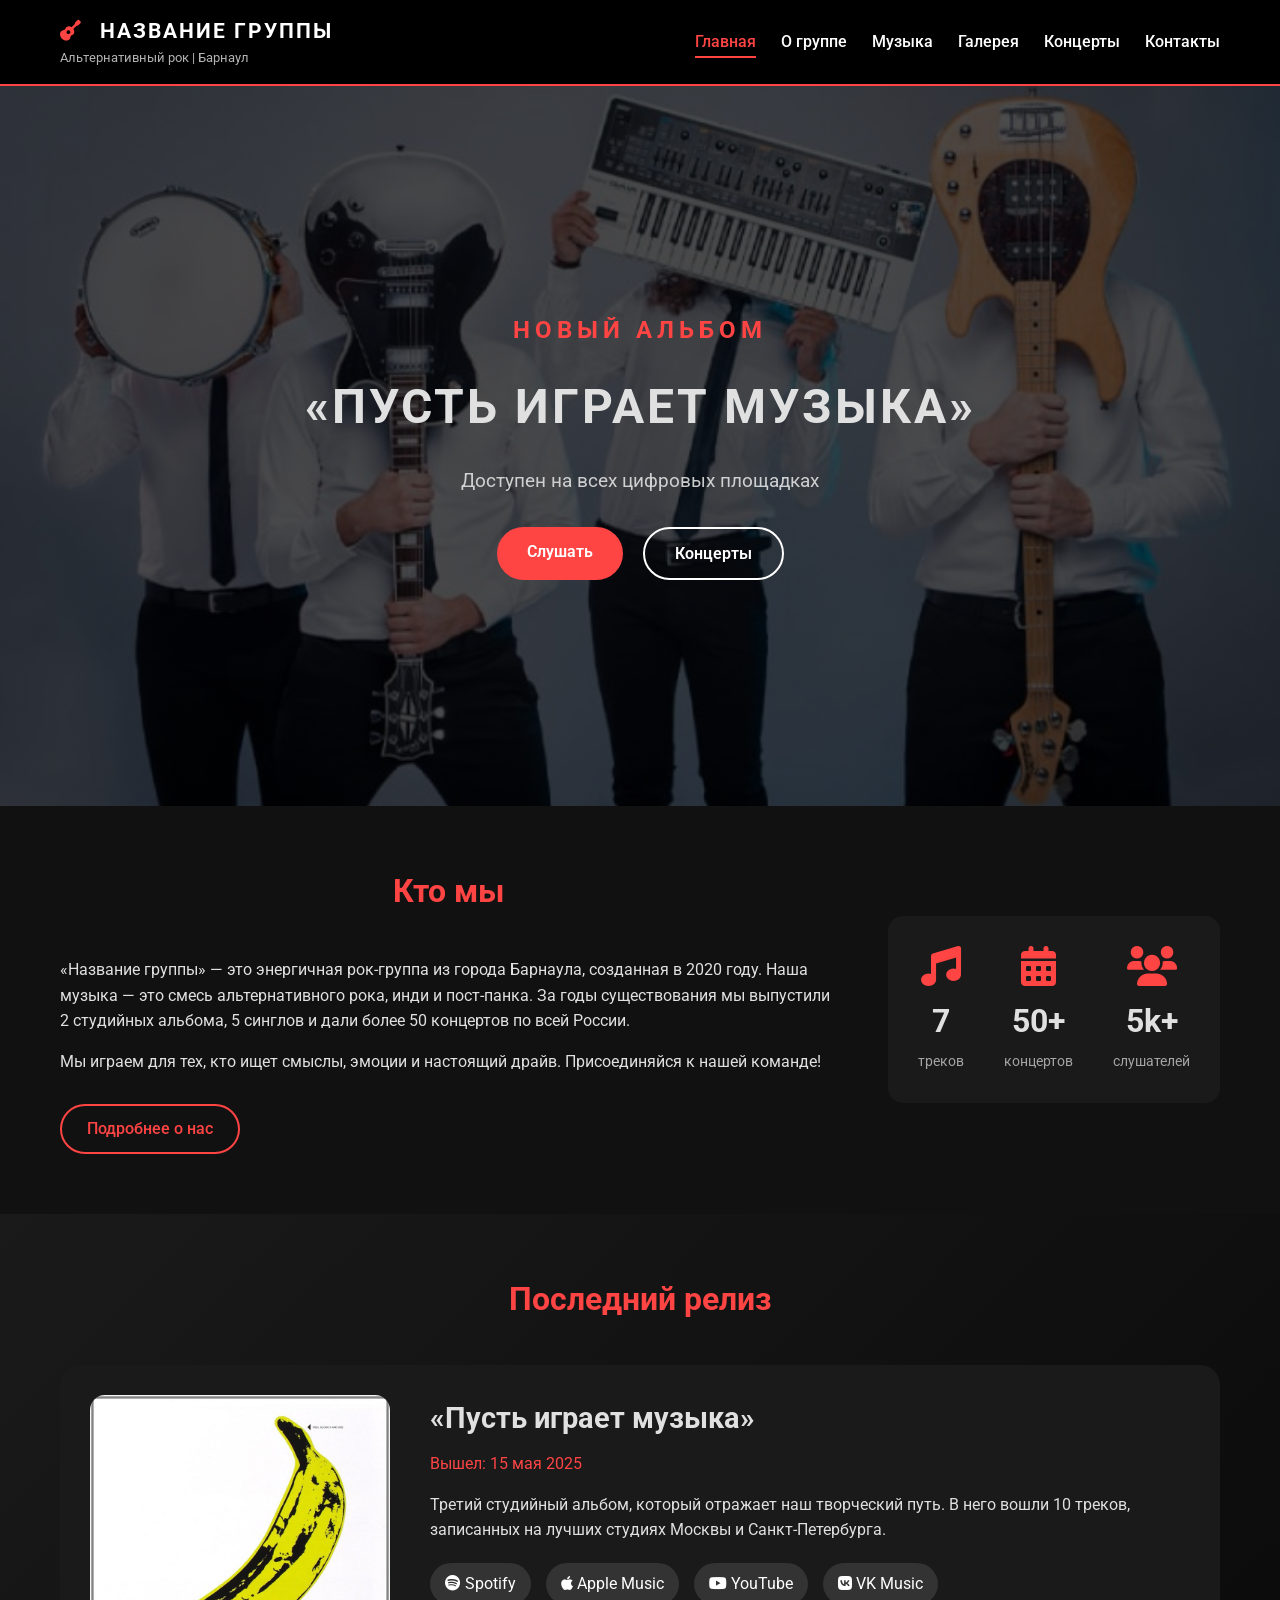
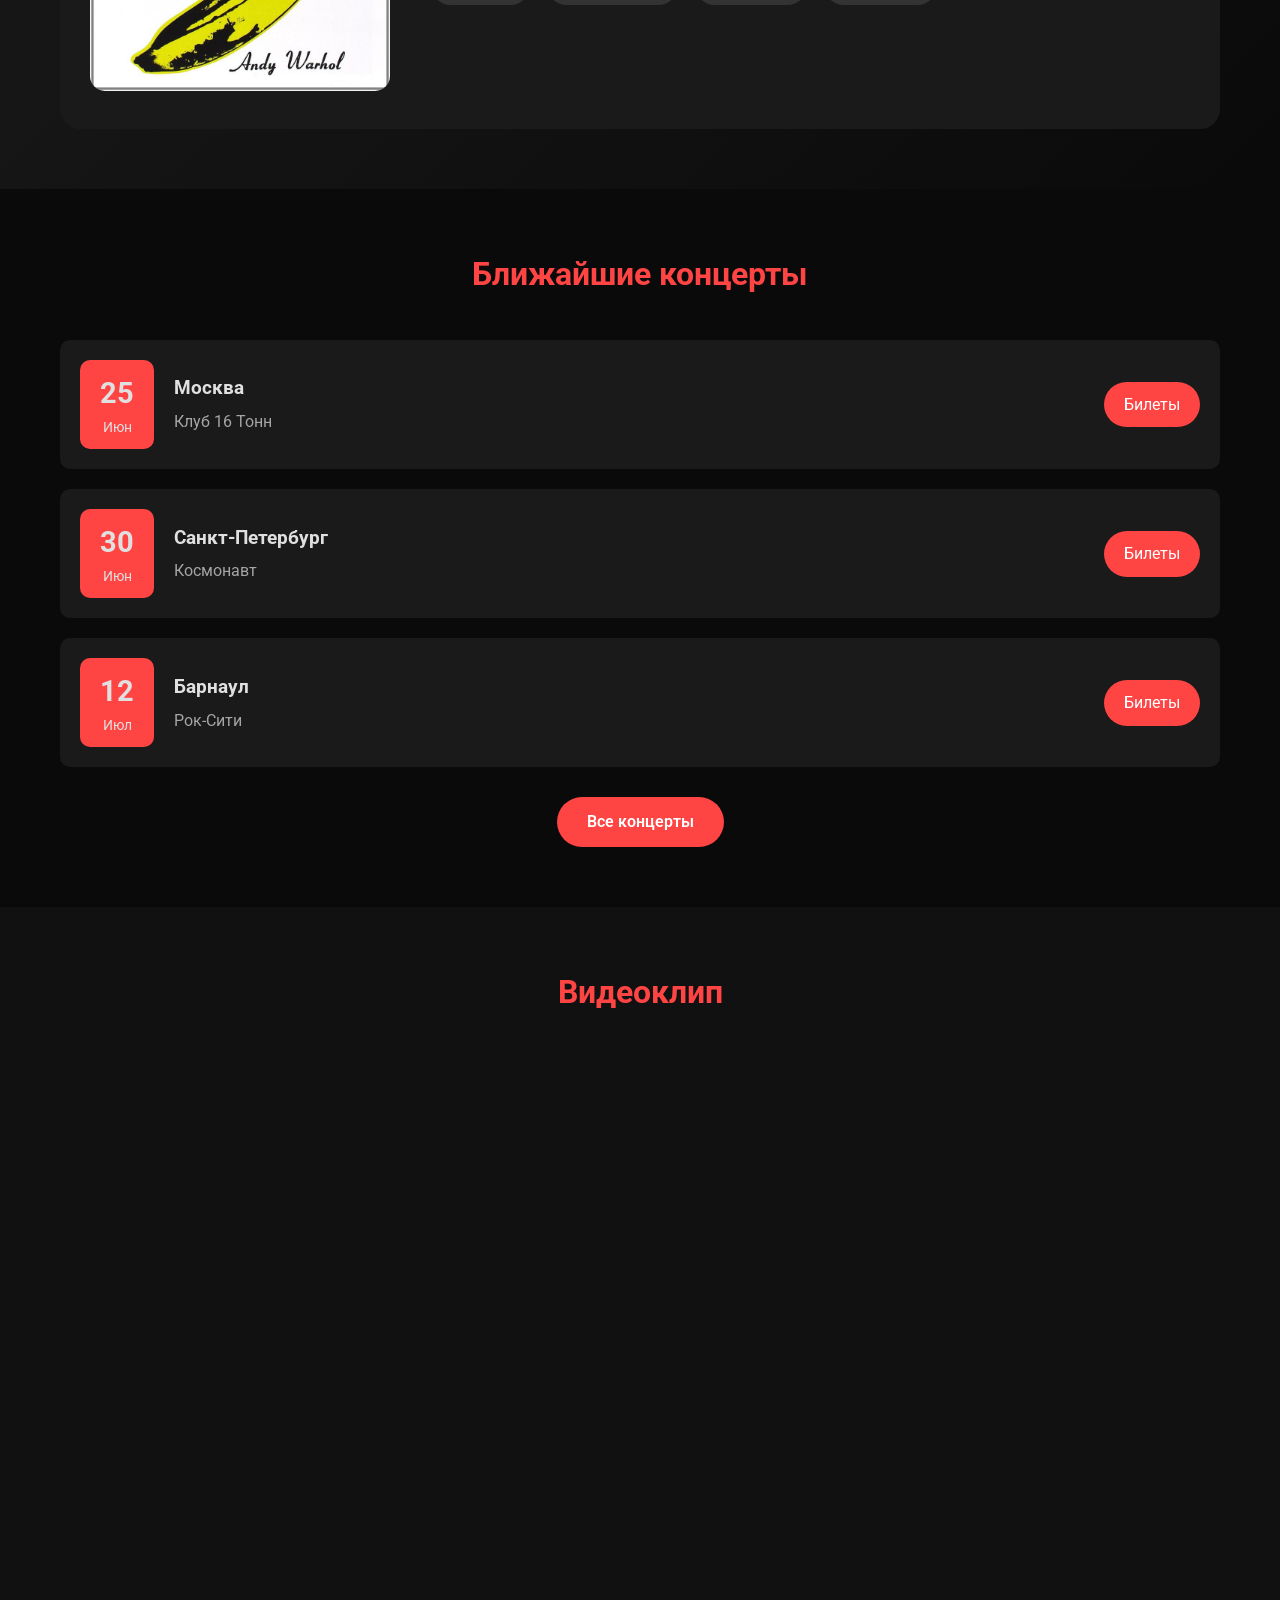
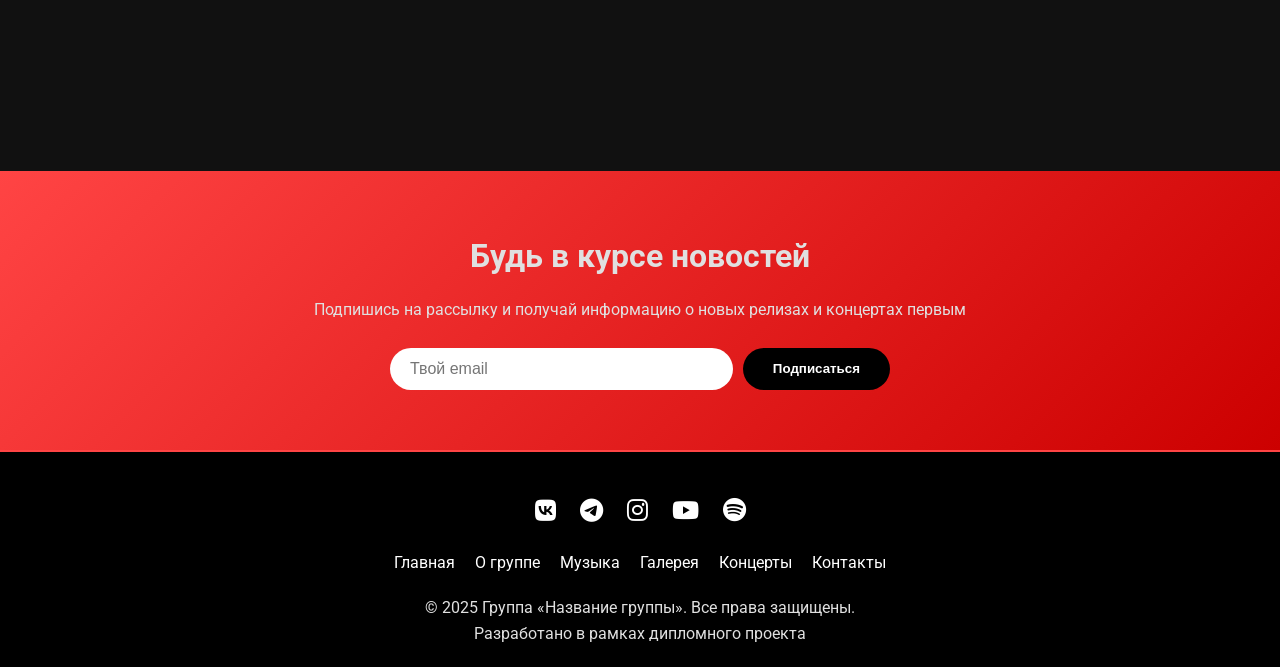
<file: index.html>
<!DOCTYPE html>
<html lang="ru">
<head>
    <meta charset="UTF-8">
    <meta name="viewport" content="width=device-width, initial-scale=1.0, user-scalable=yes">
    <title>Главная - Рок-группа "Название группы"</title>
    <link rel="stylesheet" href="style.css">
    <link href="https://fonts.googleapis.com/css2?family=Roboto:wght@300;400;500;700;900&display=swap" rel="stylesheet">
    <link rel="stylesheet" href="https://cdnjs.cloudflare.com/ajax/libs/font-awesome/6.0.0-beta3/css/all.min.css">
</head>
<body>
    <header>
        <div class="header-container">
            <div class="logo">
                <h1><i class="fas fa-guitar"></i> НАЗВАНИЕ ГРУППЫ</h1>
                <p>Альтернативный рок | Барнаул</p>
            </div>
            <nav>
                <button class="menu-toggle" id="menuToggle">
                    <i class="fas fa-bars"></i>
                </button>
                <ul class="nav-menu" id="navMenu">
                    <li><a href="index.html" class="active">Главная</a></li>
                    <li><a href="about.html">О группе</a></li>
                    <li><a href="music.html">Музыка</a></li>
                    <li><a href="gallery.html">Галерея</a></li>
                    <li><a href="concerts.html">Концерты</a></li>
                    <li><a href="contacts.html">Контакты</a></li>
                </ul>
            </nav>
        </div>
    </header>

    <main>
        <!-- Герой-секция -->
        <section class="hero-band">
            <div class="hero-overlay">
                <div class="hero-content">
                    <h2>НОВЫЙ АЛЬБОМ</h2>
                    <h1>«ПУСТЬ ИГРАЕТ МУЗЫКА»</h1>
                    <p>Доступен на всех цифровых площадках</p>
                    <div class="hero-buttons">
                        <a href="music.html" class="btn-primary">Слушать</a>
                        <a href="concerts.html" class="btn-secondary">Концерты</a>
                    </div>
                </div>
            </div>
        </section>

        <!-- О группе кратко -->
        <section class="intro">
            <div class="container">
                <div class="intro-grid">
                    <div class="intro-text">
                        <h2 class="section-title">Кто мы</h2>
                        <p>«Название группы» — это энергичная рок-группа из города Барнаула, созданная в 2020 году. Наша музыка — это смесь альтернативного рока, инди и пост-панка. За годы существования мы выпустили 2 студийных альбома, 5 синглов и дали более 50 концертов по всей России.</p>
                        <p>Мы играем для тех, кто ищет смыслы, эмоции и настоящий драйв. Присоединяйся к нашей команде!</p>
                        <a href="about.html" class="btn-outline">Подробнее о нас</a>
                    </div>
                    <div class="intro-stats">
                        <div class="stat">
                            <i class="fas fa-music"></i>
                            <span class="stat-number">7</span>
                            <span class="stat-label">треков</span>
                        </div>
                        <div class="stat">
                            <i class="fas fa-calendar-alt"></i>
                            <span class="stat-number">50+</span>
                            <span class="stat-label">концертов</span>
                        </div>
                        <div class="stat">
                            <i class="fas fa-users"></i>
                            <span class="stat-number">5k+</span>
                            <span class="stat-label">слушателей</span>
                        </div>
                    </div>
                </div>
            </div>
        </section>

        <!-- Последний релиз -->
        <section class="latest-release">
            <div class="container">
                <h2 class="section-title">Последний релиз</h2>
                <div class="release-card">
                    <div class="release-cover">
                        <img src="images/album-cover.jpg" alt="Обложка альбома" onerror="this.src='https://via.placeholder.com/300x300?text=Обложка+альбома'">
                    </div>
                    <div class="release-info">
                        <h3>«Пусть играет музыка»</h3>
                        <p class="release-date">Вышел: 15 мая 2025</p>
                        <p>Третий студийный альбом, который отражает наш творческий путь. В него вошли 10 треков, записанных на лучших студиях Москвы и Санкт-Петербурга.</p>
                        <div class="release-links">
                            <a href="#" class="platform"><i class="fab fa-spotify"></i> Spotify</a>
                            <a href="#" class="platform"><i class="fab fa-apple"></i> Apple Music</a>
                            <a href="#" class="platform"><i class="fab fa-youtube"></i> YouTube</a>
                            <a href="#" class="platform"><i class="fab fa-vk"></i> VK Music</a>
                        </div>
                    </div>
                </div>
            </div>
        </section>

        <!-- Ближайшие концерты -->
        <section class="upcoming-concerts">
            <div class="container">
                <h2 class="section-title">Ближайшие концерты</h2>
                <div class="concerts-list" id="concertsPreview">
                    <!-- Загружается через JavaScript -->
                </div>
                <div class="text-center">
                    <a href="concerts.html" class="btn-primary">Все концерты</a>
                </div>
            </div>
        </section>

        <!-- Видео/Медиа -->
        <section class="video-section">
            <div class="container">
                <h2 class="section-title">Видеоклип</h2>
                <div class="video-wrapper">
                    <iframe src="https://www.youtube.com/embed/dQw4w9WgXcQ" title="YouTube video" frameborder="0" allow="accelerometer; autoplay; clipboard-write; encrypted-media; gyroscope; picture-in-picture" allowfullscreen></iframe>
                </div>
            </div>
        </section>

        <!-- Подписка -->
        <section class="subscribe">
            <div class="container">
                <h2>Будь в курсе новостей</h2>
                <p>Подпишись на рассылку и получай информацию о новых релизах и концертах первым</p>
                <form id="subscribeForm" class="subscribe-form">
                    <input type="email" id="subscribeEmail" placeholder="Твой email" required>
                    <button type="submit">Подписаться</button>
                </form>
                <div id="subscribeMessage"></div>
            </div>
        </section>
    </main>

    <footer>
        <div class="footer-container">
            <div class="footer-social">
                <a href="#"><i class="fab fa-vk"></i></a>
                <a href="#"><i class="fab fa-telegram"></i></a>
                <a href="#"><i class="fab fa-instagram"></i></a>
                <a href="#"><i class="fab fa-youtube"></i></a>
                <a href="#"><i class="fab fa-spotify"></i></a>
            </div>
            <div class="footer-links">
                <ul>
                    <li><a href="index.html">Главная</a></li>
                    <li><a href="about.html">О группе</a></li>
                    <li><a href="music.html">Музыка</a></li>
                    <li><a href="gallery.html">Галерея</a></li>
                    <li><a href="concerts.html">Концерты</a></li>
                    <li><a href="contacts.html">Контакты</a></li>
                </ul>
            </div>
            <div class="footer-copyright">
                <p>&copy; 2025 Группа «Название группы». Все права защищены.</p>
                <p>Разработано в рамках дипломного проекта</p>
            </div>
        </div>
    </footer>

    <script src="script.js"></script>
</body>
</html>
</file>
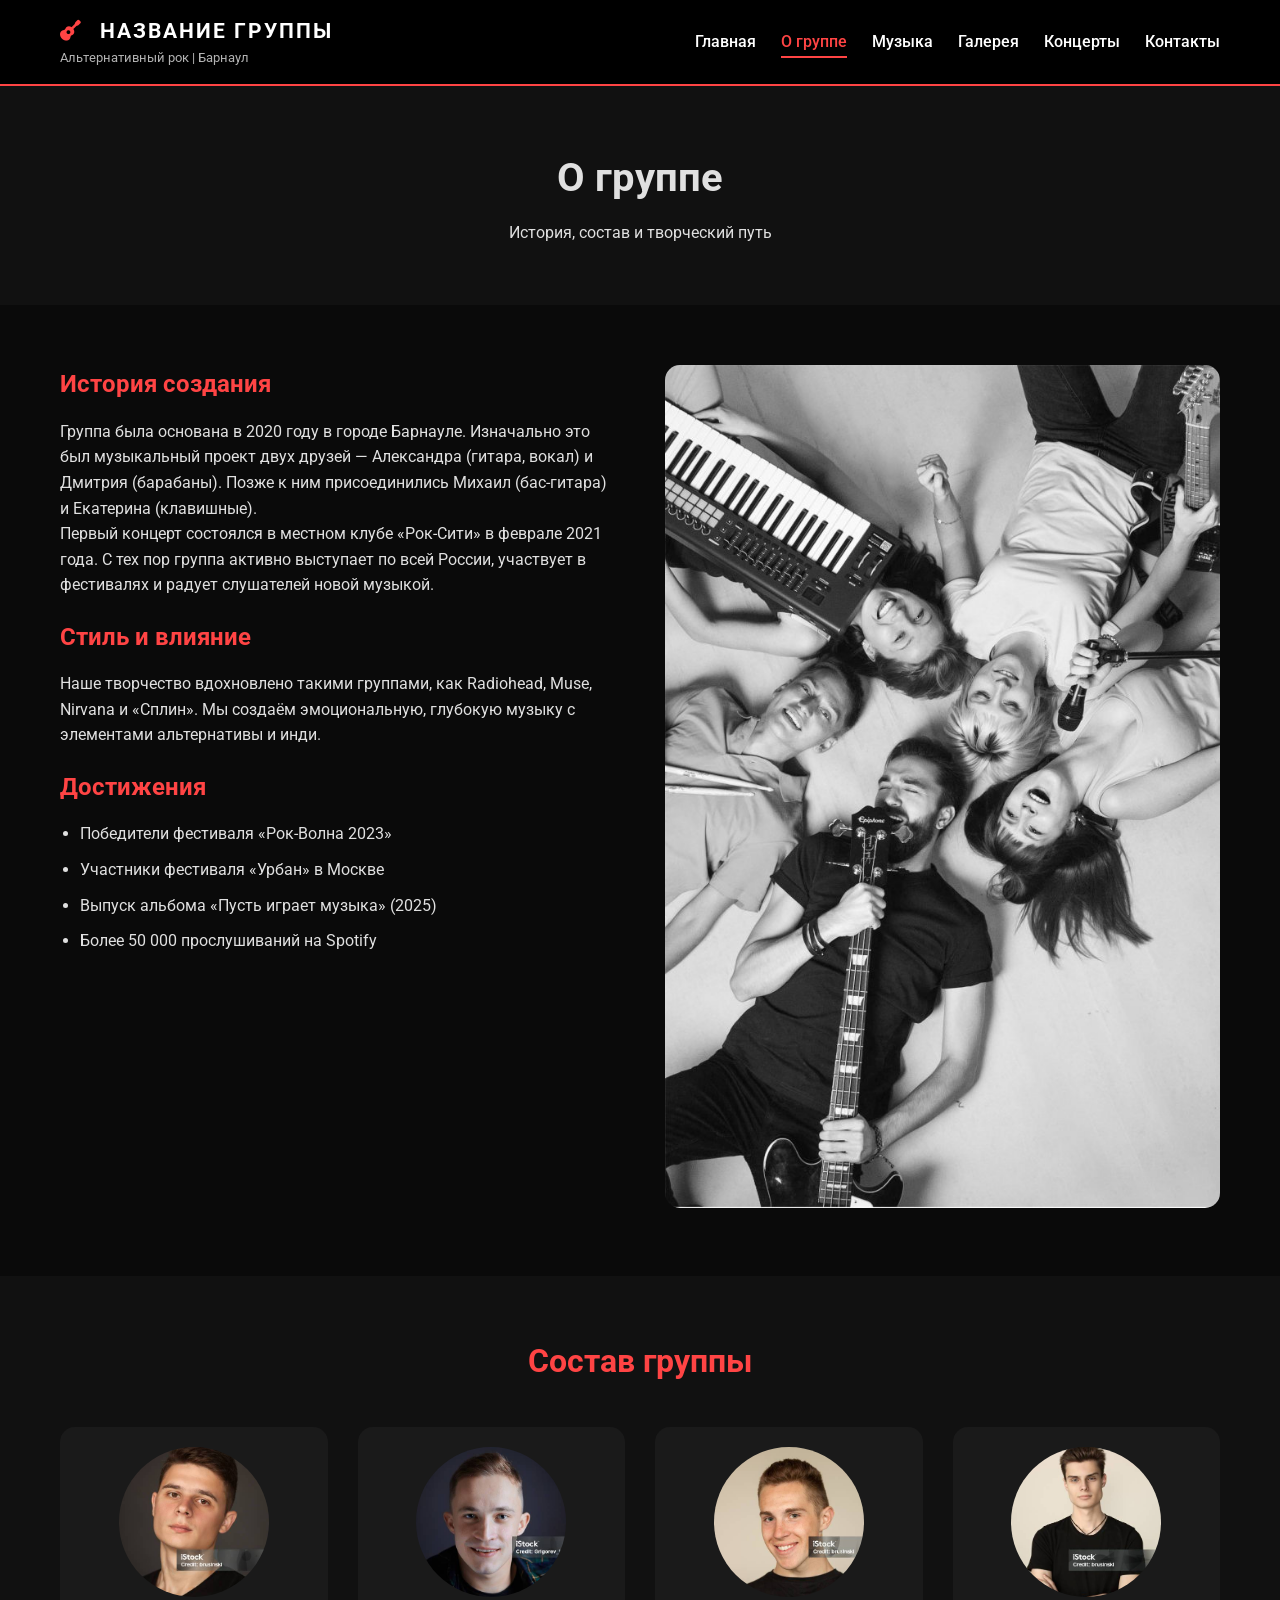
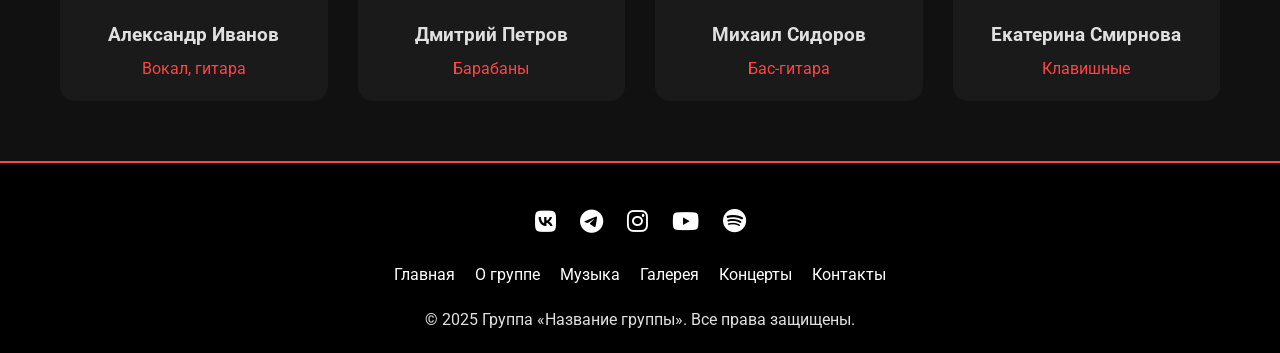
<file: about.html>
<!DOCTYPE html>
<html lang="ru">
<head>
    <meta charset="UTF-8">
    <meta name="viewport" content="width=device-width, initial-scale=1.0, user-scalable=yes">
    <title>О группе - Музыкальная группа</title>
    <link rel="stylesheet" href="style.css">
    <link href="https://fonts.googleapis.com/css2?family=Roboto:wght@300;400;500;700;900&display=swap" rel="stylesheet">
    <link rel="stylesheet" href="https://cdnjs.cloudflare.com/ajax/libs/font-awesome/6.0.0-beta3/css/all.min.css">
</head>
<body>
    <header>
        <div class="header-container">
            <div class="logo">
                <h1><i class="fas fa-guitar"></i> НАЗВАНИЕ ГРУППЫ</h1>
                <p>Альтернативный рок | Барнаул</p>
            </div>
            <nav>
                <button class="menu-toggle" id="menuToggle">
                    <i class="fas fa-bars"></i>
                </button>
                <ul class="nav-menu" id="navMenu">
                    <li><a href="index.html">Главная</a></li>
                    <li><a href="about.html" class="active">О группе</a></li>
                    <li><a href="music.html">Музыка</a></li>
                    <li><a href="gallery.html">Галерея</a></li>
                    <li><a href="concerts.html">Концерты</a></li>
                    <li><a href="contacts.html">Контакты</a></li>
                </ul>
            </nav>
        </div>
    </header>

    <main>
        <section class="page-header">
            <div class="container">
                <h1>О группе</h1>
                <p>История, состав и творческий путь</p>
            </div>
        </section>

        <section class="about-content">
            <div class="container">
                <div class="about-grid">
                    <div class="about-text">
                        <h2>История создания</h2>
                        <p>Группа была основана в 2020 году в городе Барнауле. Изначально это был музыкальный проект двух друзей — Александра (гитара, вокал) и Дмитрия (барабаны). Позже к ним присоединились Михаил (бас-гитара) и Екатерина (клавишные).</p>
                        <p>Первый концерт состоялся в местном клубе «Рок-Сити» в феврале 2021 года. С тех пор группа активно выступает по всей России, участвует в фестивалях и радует слушателей новой музыкой.</p>
                        
                        <h2>Стиль и влияние</h2>
                        <p>Наше творчество вдохновлено такими группами, как Radiohead, Muse, Nirvana и «Сплин». Мы создаём эмоциональную, глубокую музыку с элементами альтернативы и инди.</p>
                        
                        <h2>Достижения</h2>
                        <ul>
                            <li>Победители фестиваля «Рок-Волна 2023»</li>
                            <li>Участники фестиваля «Урбан» в Москве</li>
                            <li>Выпуск альбома «Пусть играет музыка» (2025)</li>
                            <li>Более 50 000 прослушиваний на Spotify</li>
                        </ul>
                    </div>
                    <div class="about-photo">
                        <img src="images/band-group.jpg" alt="Фото группы" onerror="this.src='https://via.placeholder.com/500x400?text=Фото+группы'">
                    </div>
                </div>
            </div>
        </section>

        <section class="members">
            <div class="container">
                <h2 class="section-title">Состав группы</h2>
                <div class="members-grid" id="membersGrid">
                    <!-- Загружается через JavaScript -->
                </div>
            </div>
        </section>
    </main>

    <footer>
        <div class="footer-container">
            <div class="footer-social">
                <a href="#"><i class="fab fa-vk"></i></a>
                <a href="#"><i class="fab fa-telegram"></i></a>
                <a href="#"><i class="fab fa-instagram"></i></a>
                <a href="#"><i class="fab fa-youtube"></i></a>
                <a href="#"><i class="fab fa-spotify"></i></a>
            </div>
            <div class="footer-links">
                <ul>
                    <li><a href="index.html">Главная</a></li>
                    <li><a href="about.html">О группе</a></li>
                    <li><a href="music.html">Музыка</a></li>
                    <li><a href="gallery.html">Галерея</a></li>
                    <li><a href="concerts.html">Концерты</a></li>
                    <li><a href="contacts.html">Контакты</a></li>
                </ul>
            </div>
            <div class="footer-copyright">
                <p>&copy; 2025 Группа «Название группы». Все права защищены.</p>
            </div>
        </div>
    </footer>

    <script src="script.js"></script>
</body>
</html>
</file>
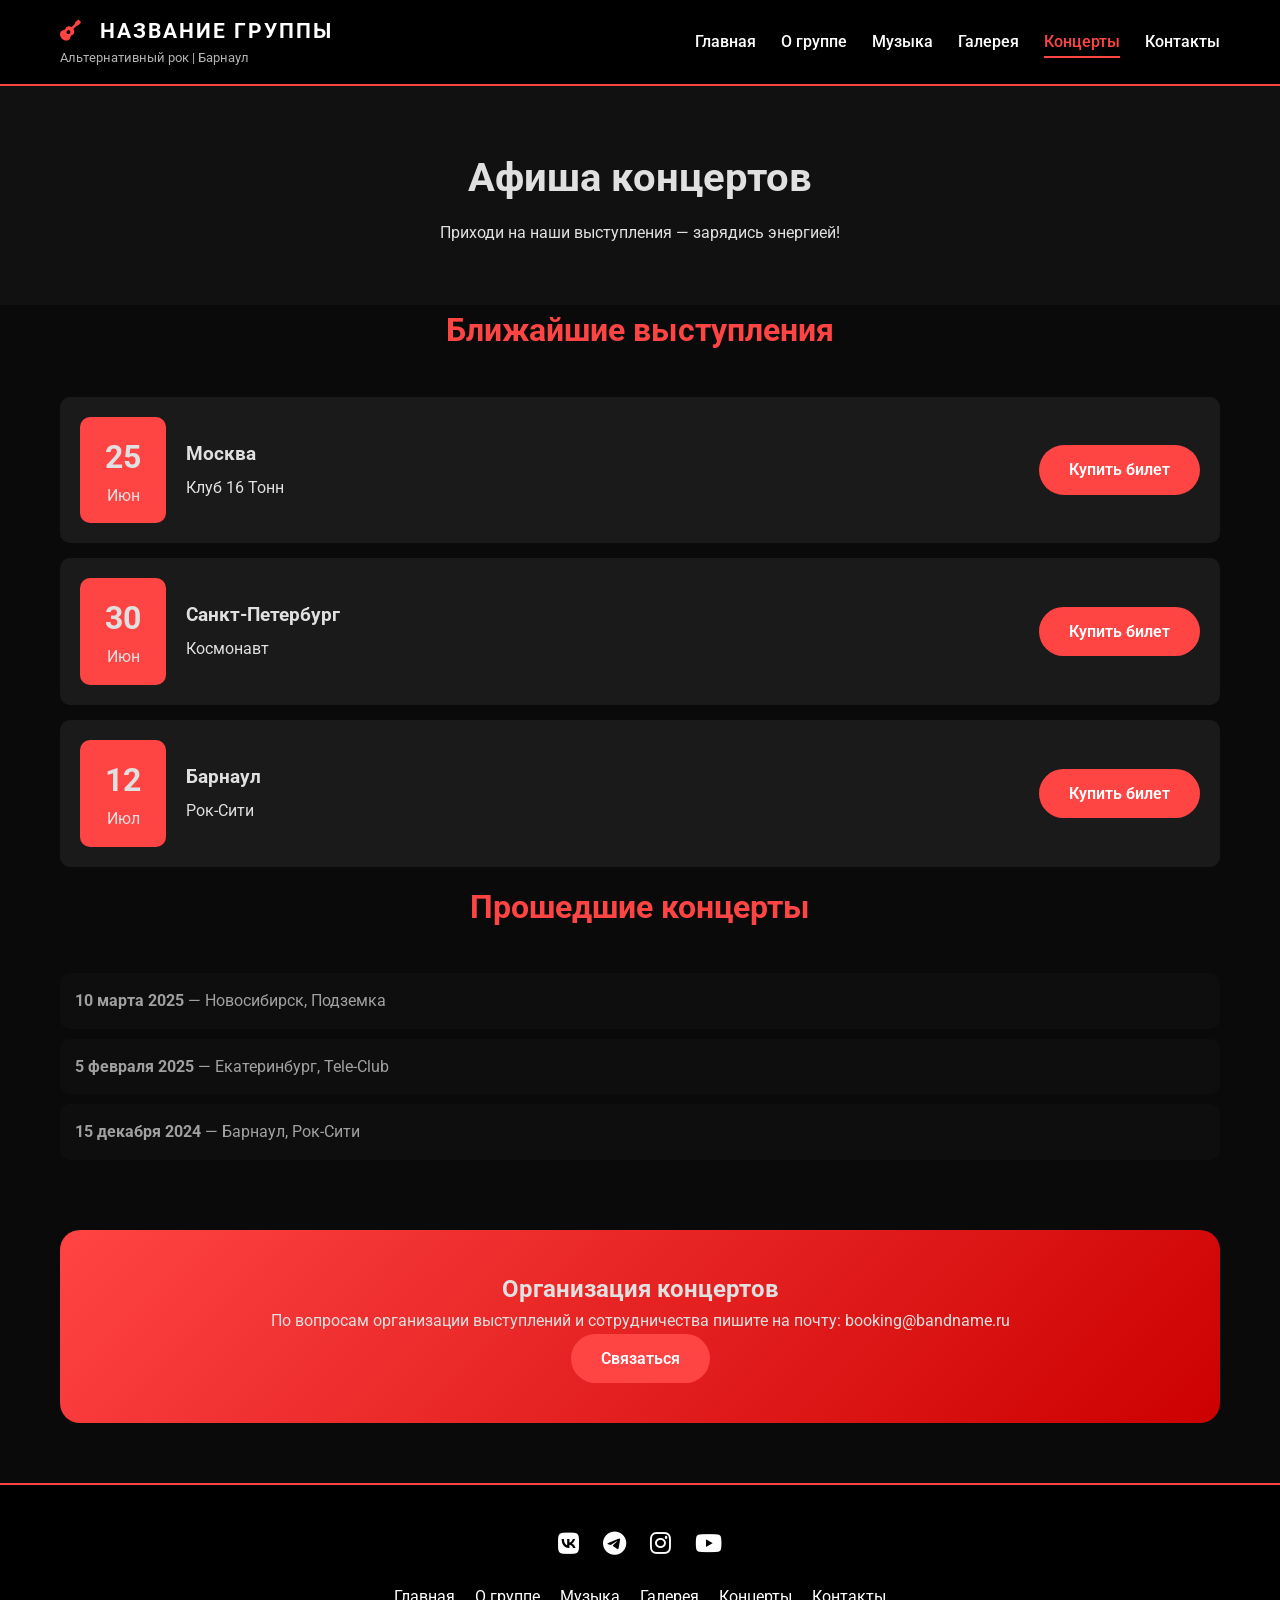
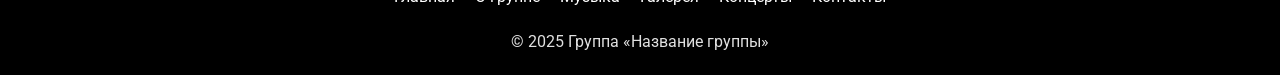
<file: concerts.html>
<!DOCTYPE html>
<html lang="ru">
<head>
    <meta charset="UTF-8">
    <meta name="viewport" content="width=device-width, initial-scale=1.0, user-scalable=yes">
    <title>Концерты - Музыкальная группа</title>
    <link rel="stylesheet" href="style.css">
    <link href="https://fonts.googleapis.com/css2?family=Roboto:wght@300;400;500;700;900&display=swap" rel="stylesheet">
    <link rel="stylesheet" href="https://cdnjs.cloudflare.com/ajax/libs/font-awesome/6.0.0-beta3/css/all.min.css">
</head>
<body>
    <header>
        <div class="header-container">
            <div class="logo">
                <h1><i class="fas fa-guitar"></i> НАЗВАНИЕ ГРУППЫ</h1>
                <p>Альтернативный рок | Барнаул</p>
            </div>
            <nav>
                <button class="menu-toggle" id="menuToggle">
                    <i class="fas fa-bars"></i>
                </button>
                <ul class="nav-menu" id="navMenu">
                    <li><a href="index.html">Главная</a></li>
                    <li><a href="about.html">О группе</a></li>
                    <li><a href="music.html">Музыка</a></li>
                    <li><a href="gallery.html">Галерея</a></li>
                    <li><a href="concerts.html" class="active">Концерты</a></li>
                    <li><a href="contacts.html">Контакты</a></li>
                </ul>
            </nav>
        </div>
    </header>

    <main>
        <section class="page-header">
            <div class="container">
                <h1>Афиша концертов</h1>
                <p>Приходи на наши выступления — зарядись энергией!</p>
            </div>
        </section>

        <section class="concerts-list-full">
            <div class="container">
                <h2 class="section-title">Ближайшие выступления</h2>
                <div id="concertsFullList">
                    <!-- Загружается через JavaScript -->
                </div>
            </div>
        </section>

        <section class="past-concerts">
            <div class="container">
                <h2 class="section-title">Прошедшие концерты</h2>
                <div id="pastConcertsList">
                    <!-- Загружается через JavaScript -->
                </div>
            </div>
        </section>

        <section class="booking">
            <div class="container">
                <div class="booking-card">
                    <h2>Организация концертов</h2>
                    <p>По вопросам организации выступлений и сотрудничества пишите на почту: booking@bandname.ru</p>
                    <a href="contacts.html" class="btn-primary">Связаться</a>
                </div>
            </div>
        </section>
    </main>

    <footer>
        <div class="footer-container">
            <div class="footer-social">
                <a href="#"><i class="fab fa-vk"></i></a>
                <a href="#"><i class="fab fa-telegram"></i></a>
                <a href="#"><i class="fab fa-instagram"></i></a>
                <a href="#"><i class="fab fa-youtube"></i></a>
            </div>
            <div class="footer-links">
                <ul>
                    <li><a href="index.html">Главная</a></li>
                    <li><a href="about.html">О группе</a></li>
                    <li><a href="music.html">Музыка</a></li>
                    <li><a href="gallery.html">Галерея</a></li>
                    <li><a href="concerts.html">Концерты</a></li>
                    <li><a href="contacts.html">Контакты</a></li>
                </ul>
            </div>
            <div class="footer-copyright">
                <p>&copy; 2025 Группа «Название группы»</p>
            </div>
        </div>
    </footer>

    <script src="script.js"></script>
</body>
</html>
</file>
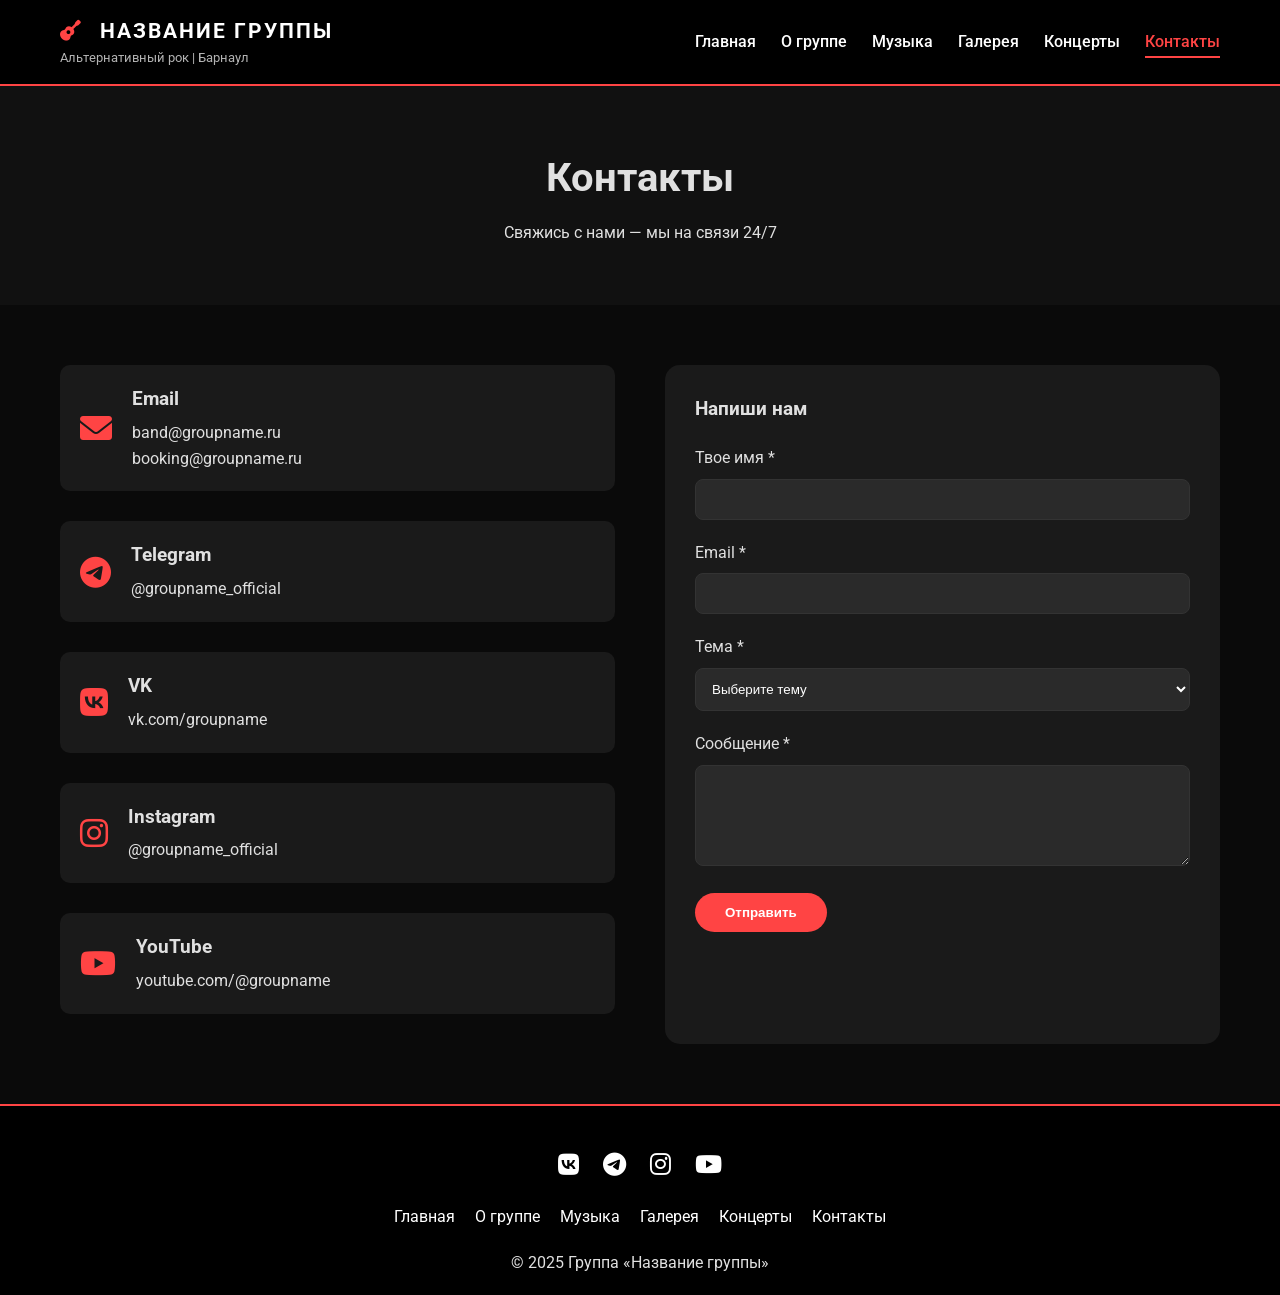
<file: contacts.html>
<!DOCTYPE html>
<html lang="ru">
<head>
    <meta charset="UTF-8">
    <meta name="viewport" content="width=device-width, initial-scale=1.0, user-scalable=yes">
    <title>Контакты - Музыкальная группа</title>
    <link rel="stylesheet" href="style.css">
    <link href="https://fonts.googleapis.com/css2?family=Roboto:wght@300;400;500;700;900&display=swap" rel="stylesheet">
    <link rel="stylesheet" href="https://cdnjs.cloudflare.com/ajax/libs/font-awesome/6.0.0-beta3/css/all.min.css">
</head>
<body>
    <header>
        <div class="header-container">
            <div class="logo">
                <h1><i class="fas fa-guitar"></i> НАЗВАНИЕ ГРУППЫ</h1>
                <p>Альтернативный рок | Барнаул</p>
            </div>
            <nav>
                <button class="menu-toggle" id="menuToggle">
                    <i class="fas fa-bars"></i>
                </button>
                <ul class="nav-menu" id="navMenu">
                    <li><a href="index.html">Главная</a></li>
                    <li><a href="about.html">О группе</a></li>
                    <li><a href="music.html">Музыка</a></li>
                    <li><a href="gallery.html">Галерея</a></li>
                    <li><a href="concerts.html">Концерты</a></li>
                    <li><a href="contacts.html" class="active">Контакты</a></li>
                </ul>
            </nav>
        </div>
    </header>

    <main>
        <section class="page-header">
            <div class="container">
                <h1>Контакты</h1>
                <p>Свяжись с нами — мы на связи 24/7</p>
            </div>
        </section>

        <section class="contact-section">
            <div class="container">
                <div class="contact-grid">
                    <div class="contact-info">
                        <div class="contact-item">
                            <i class="fas fa-envelope"></i>
                            <div>
                                <h3>Email</h3>
                                <p>band@groupname.ru</p>
                                <p>booking@groupname.ru</p>
                            </div>
                        </div>
                        <div class="contact-item">
                            <i class="fab fa-telegram"></i>
                            <div>
                                <h3>Telegram</h3>
                                <p>@groupname_official</p>
                            </div>
                        </div>
                        <div class="contact-item">
                            <i class="fab fa-vk"></i>
                            <div>
                                <h3>VK</h3>
                                <p>vk.com/groupname</p>
                            </div>
                        </div>
                        <div class="contact-item">
                            <i class="fab fa-instagram"></i>
                            <div>
                                <h3>Instagram</h3>
                                <p>@groupname_official</p>
                            </div>
                        </div>
                        <div class="contact-item">
                            <i class="fab fa-youtube"></i>
                            <div>
                                <h3>YouTube</h3>
                                <p>youtube.com/@groupname</p>
                            </div>
                        </div>
                    </div>

                    <div class="contact-form-block">
                        <h3>Напиши нам</h3>
                        <form id="feedbackForm">
                            <div class="form-group">
                                <label for="name">Твое имя *</label>
                                <input type="text" id="name" name="name" required>
                            </div>
                            <div class="form-group">
                                <label for="email">Email *</label>
                                <input type="email" id="email" name="email" required>
                            </div>
                            <div class="form-group">
                                <label for="subject">Тема *</label>
                                <select id="subject" name="subject" required>
                                    <option value="">Выберите тему</option>
                                    <option value="booking">Организация концерта</option>
                                    <option value="collab">Сотрудничество</option>
                                    <option value="press">Пресса / Интервью</option>
                                    <option value="fan">Сообщение от фаната</option>
                                    <option value="other">Другое</option>
                                </select>
                            </div>
                            <div class="form-group">
                                <label for="message">Сообщение *</label>
                                <textarea id="message" name="message" rows="5" required></textarea>
                            </div>
                            <button type="submit" class="btn-primary">Отправить</button>
                        </form>
                        <div id="formMessage" class="form-message"></div>
                    </div>
                </div>
            </div>
        </section>
    </main>

    <footer>
        <div class="footer-container">
            <div class="footer-social">
                <a href="#"><i class="fab fa-vk"></i></a>
                <a href="#"><i class="fab fa-telegram"></i></a>
                <a href="#"><i class="fab fa-instagram"></i></a>
                <a href="#"><i class="fab fa-youtube"></i></a>
            </div>
            <div class="footer-links">
                <ul>
                    <li><a href="index.html">Главная</a></li>
                    <li><a href="about.html">О группе</a></li>
                    <li><a href="music.html">Музыка</a></li>
                    <li><a href="gallery.html">Галерея</a></li>
                    <li><a href="concerts.html">Концерты</a></li>
                    <li><a href="contacts.html">Контакты</a></li>
                </ul>
            </div>
            <div class="footer-copyright">
                <p>&copy; 2025 Группа «Название группы»</p>
            </div>
        </div>
    </footer>

    <script src="script.js"></script>
</body>
</html>
</file>
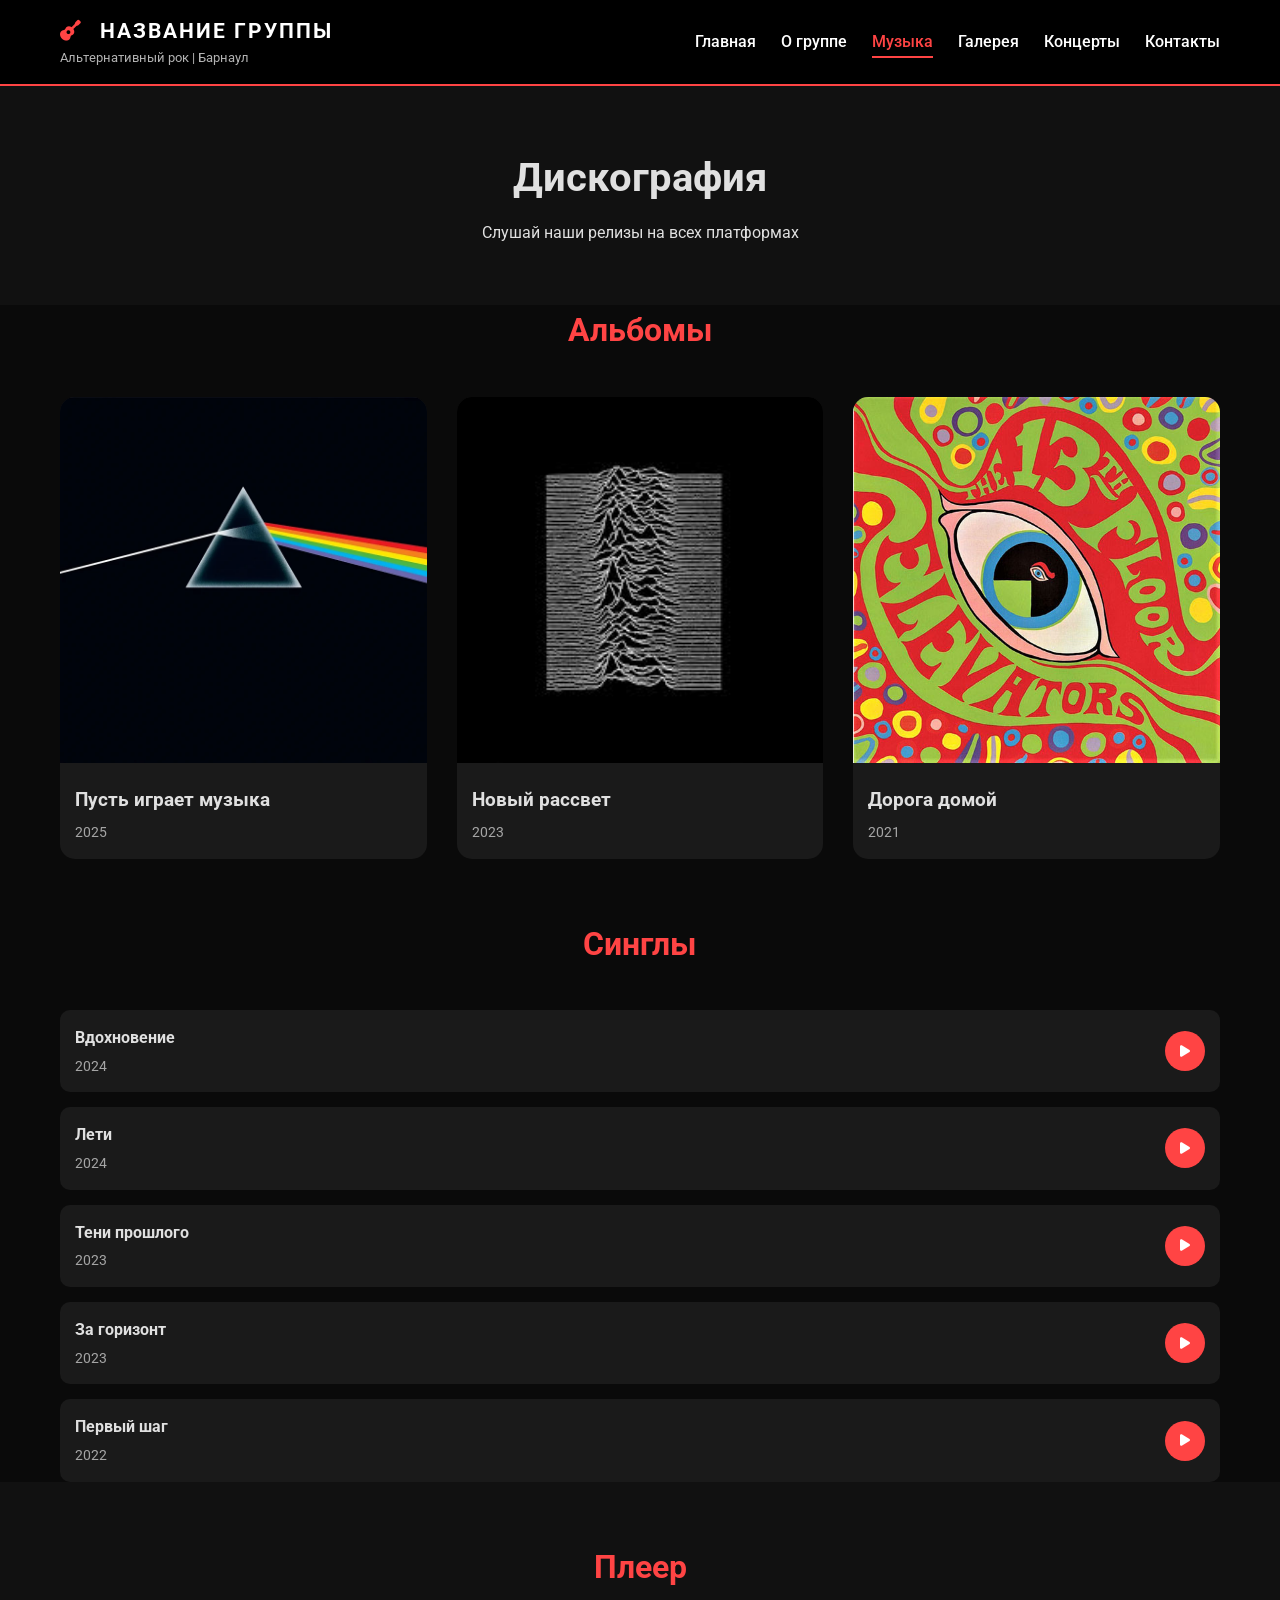
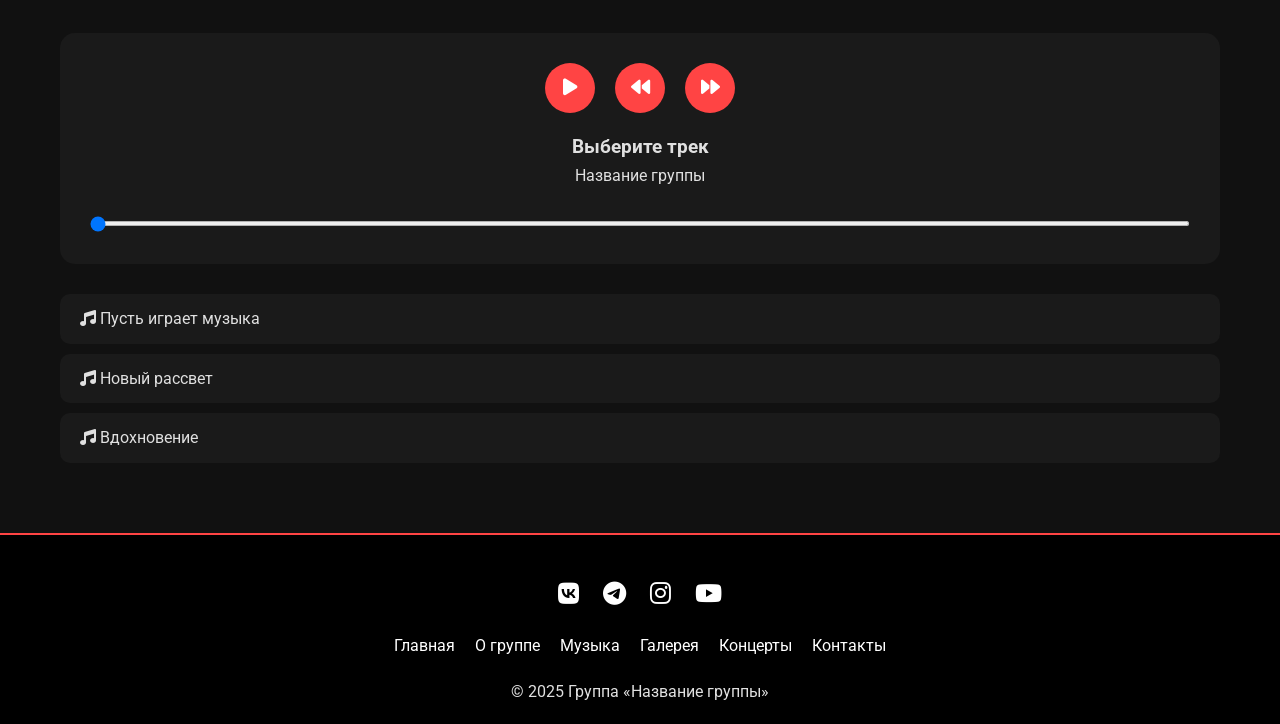
<file: music.html>
<!DOCTYPE html>
<html lang="ru">
<head>
    <meta charset="UTF-8">
    <meta name="viewport" content="width=device-width, initial-scale=1.0, user-scalable=yes">
    <title>Музыка - Музыкальная группа</title>
    <link rel="stylesheet" href="style.css">
    <link href="https://fonts.googleapis.com/css2?family=Roboto:wght@300;400;500;700;900&display=swap" rel="stylesheet">
    <link rel="stylesheet" href="https://cdnjs.cloudflare.com/ajax/libs/font-awesome/6.0.0-beta3/css/all.min.css">
</head>
<body>
    <header>
        <div class="header-container">
            <div class="logo">
                <h1><i class="fas fa-guitar"></i> НАЗВАНИЕ ГРУППЫ</h1>
                <p>Альтернативный рок | Барнаул</p>
            </div>
            <nav>
                <button class="menu-toggle" id="menuToggle">
                    <i class="fas fa-bars"></i>
                </button>
                <ul class="nav-menu" id="navMenu">
                    <li><a href="index.html">Главная</a></li>
                    <li><a href="about.html">О группе</a></li>
                    <li><a href="music.html" class="active">Музыка</a></li>
                    <li><a href="gallery.html">Галерея</a></li>
                    <li><a href="concerts.html">Концерты</a></li>
                    <li><a href="contacts.html">Контакты</a></li>
                </ul>
            </nav>
        </div>
    </header>

    <main>
        <section class="page-header">
            <div class="container">
                <h1>Дискография</h1>
                <p>Слушай наши релизы на всех платформах</p>
            </div>
        </section>

        <section class="albums">
            <div class="container">
                <h2 class="section-title">Альбомы</h2>
                <div class="albums-grid" id="albumsGrid">
                    <!-- Загружается через JavaScript -->
                </div>
            </div>
        </section>

        <section class="singles">
            <div class="container">
                <h2 class="section-title">Синглы</h2>
                <div class="singles-list" id="singlesList">
                    <!-- Загружается через JavaScript -->
                </div>
            </div>
        </section>

        <section class="audio-player-section">
            <div class="container">
                <h2 class="section-title">Плеер</h2>
                <div class="audio-player">
                    <div class="player-controls">
                        <button id="playBtn"><i class="fas fa-play"></i></button>
                        <button id="prevBtn"><i class="fas fa-backward"></i></button>
                        <button id="nextBtn"><i class="fas fa-forward"></i></button>
                    </div>
                    <div class="player-info">
                        <h3 id="currentTrack">Выберите трек</h3>
                        <p id="currentArtist">Название группы</p>
                    </div>
                    <div class="player-progress">
                        <input type="range" id="progress" value="0" min="0" max="100">
                    </div>
                    <audio id="audioPlayer" src=""></audio>
                </div>
                <div class="playlist" id="playlist">
                    <!-- Плейлист загружается через JavaScript -->
                </div>
            </div>
        </section>
    </main>

    <footer>
        <div class="footer-container">
            <div class="footer-social">
                <a href="#"><i class="fab fa-vk"></i></a>
                <a href="#"><i class="fab fa-telegram"></i></a>
                <a href="#"><i class="fab fa-instagram"></i></a>
                <a href="#"><i class="fab fa-youtube"></i></a>
            </div>
            <div class="footer-links">
                <ul>
                    <li><a href="index.html">Главная</a></li>
                    <li><a href="about.html">О группе</a></li>
                    <li><a href="music.html">Музыка</a></li>
                    <li><a href="gallery.html">Галерея</a></li>
                    <li><a href="concerts.html">Концерты</a></li>
                    <li><a href="contacts.html">Контакты</a></li>
                </ul>
            </div>
            <div class="footer-copyright">
                <p>&copy; 2025 Группа «Название группы»</p>
            </div>
        </div>
    </footer>

    <script src="script.js"></script>
</body>
</html>
</file>
<file: style.css>
/* Общие стили */
* {
    margin: 0;
    padding: 0;
    box-sizing: border-box;
}

body {
    font-family: 'Roboto', sans-serif;
    font-size: 16px;
    line-height: 1.6;
    color: #333;
    background-color: #0a0a0a;
    color: #e0e0e0;
}

.container {
    max-width: 1200px;
    margin: 0 auto;
    padding: 0 20px;
}

/* Шапка сайта */
header {
    background-color: #000;
    color: white;
    position: sticky;
    top: 0;
    z-index: 100;
    border-bottom: 2px solid #ff4444;
}

.header-container {
    max-width: 1200px;
    margin: 0 auto;
    padding: 15px 20px;
    display: flex;
    justify-content: space-between;
    align-items: center;
    flex-wrap: wrap;
}

.logo h1 {
    font-size: 1.3rem;
    letter-spacing: 2px;
}

.logo h1 i {
    color: #ff4444;
    margin-right: 10px;
}

.logo p {
    font-size: 0.8rem;
    opacity: 0.7;
}

/* Навигация */
nav ul {
    display: flex;
    list-style: none;
    gap: 25px;
}

nav ul li a {
    color: white;
    text-decoration: none;
    font-weight: 500;
    transition: color 0.3s;
    padding: 5px 0;
}

nav ul li a:hover,
nav ul li a.active {
    color: #ff4444;
    border-bottom: 2px solid #ff4444;
}

.menu-toggle {
    display: none;
    background: none;
    border: none;
    color: white;
    font-size: 1.5rem;
    cursor: pointer;
}

/* Hero секция */
.hero-band {
    background: linear-gradient(rgba(0,0,0,0.7), rgba(0,0,0,0.7)), url('images/hero-bg.jpg');
    background-size: cover;
    background-position: center;
    min-height: 80vh;
    display: flex;
    align-items: center;
    justify-content: center;
    text-align: center;
}

.hero-overlay {
    width: 100%;
    padding: 80px 20px;
}

.hero-content h2 {
    font-size: 1.5rem;
    letter-spacing: 5px;
    color: #ff4444;
    margin-bottom: 20px;
}

.hero-content h1 {
    font-size: 3rem;
    letter-spacing: 3px;
    margin-bottom: 20px;
}

.hero-content p {
    font-size: 1.2rem;
    margin-bottom: 30px;
    opacity: 0.9;
}

.hero-buttons {
    display: flex;
    gap: 20px;
    justify-content: center;
}

/* Кнопки */
.btn-primary {
    display: inline-block;
    background-color: #ff4444;
    color: white;
    padding: 12px 30px;
    text-decoration: none;
    border-radius: 30px;
    font-weight: 600;
    transition: all 0.3s;
    border: none;
    cursor: pointer;
}

.btn-primary:hover {
    background-color: #cc0000;
    transform: scale(1.05);
}

.btn-secondary {
    display: inline-block;
    background-color: transparent;
    color: white;
    padding: 12px 30px;
    text-decoration: none;
    border-radius: 30px;
    font-weight: 600;
    border: 2px solid white;
    transition: all 0.3s;
}

.btn-secondary:hover {
    background-color: white;
    color: #000;
}

.btn-outline {
    display: inline-block;
    background-color: transparent;
    color: #ff4444;
    padding: 10px 25px;
    text-decoration: none;
    border-radius: 30px;
    font-weight: 500;
    border: 2px solid #ff4444;
    transition: all 0.3s;
    margin-top: 15px;
}

.btn-outline:hover {
    background-color: #ff4444;
    color: white;
}

/* Секции */
.section-title {
    text-align: center;
    font-size: 2rem;
    margin-bottom: 40px;
    color: #ff4444;
}

/* Intro секция */
.intro {
    padding: 60px 0;
    background-color: #111;
}

.intro-grid {
    display: grid;
    grid-template-columns: 1fr auto;
    gap: 50px;
    align-items: center;
}

.intro-text p {
    margin-bottom: 15px;
}

.intro-stats {
    display: flex;
    gap: 40px;
    background: #1a1a1a;
    padding: 30px;
    border-radius: 15px;
}

.stat {
    text-align: center;
}

.stat i {
    font-size: 2.5rem;
    color: #ff4444;
    margin-bottom: 10px;
}

.stat-number {
    display: block;
    font-size: 2rem;
    font-weight: 700;
}

.stat-label {
    font-size: 0.9rem;
    opacity: 0.7;
}

/* Последний релиз */
.latest-release {
    padding: 60px 0;
    background: linear-gradient(135deg, #1a1a1a 0%, #0a0a0a 100%);
}

.release-card {
    display: grid;
    grid-template-columns: 300px 1fr;
    gap: 40px;
    background: #1a1a1a;
    border-radius: 20px;
    overflow: hidden;
    padding: 30px;
}

.release-cover img {
    width: 100%;
    border-radius: 15px;
}

.release-info h3 {
    font-size: 1.8rem;
    margin-bottom: 10px;
}

.release-date {
    color: #ff4444;
    margin-bottom: 15px;
}

.release-links {
    display: flex;
    gap: 15px;
    margin-top: 20px;
    flex-wrap: wrap;
}

.platform {
    color: white;
    text-decoration: none;
    padding: 8px 15px;
    background: #333;
    border-radius: 25px;
    transition: all 0.3s;
}

.platform:hover {
    background: #ff4444;
}

/* Ближайшие концерты */
.upcoming-concerts {
    padding: 60px 0;
}

.concerts-list {
    display: grid;
    gap: 20px;
    margin-bottom: 30px;
}

.concert-item-preview {
    background: #1a1a1a;
    border-radius: 10px;
    padding: 20px;
    display: grid;
    grid-template-columns: auto 1fr auto;
    align-items: center;
    gap: 20px;
}

.concert-date {
    text-align: center;
    background: #ff4444;
    padding: 10px 20px;
    border-radius: 10px;
}

.concert-date .day {
    font-size: 1.8rem;
    font-weight: 700;
}

.concert-date .month {
    font-size: 0.9rem;
}

.concert-place h3 {
    margin-bottom: 5px;
}

.concert-place p {
    opacity: 0.7;
}

.concert-ticket {
    background: #ff4444;
    color: white;
    padding: 10px 20px;
    text-decoration: none;
    border-radius: 25px;
}

.text-center {
    text-align: center;
}

/* Видео секция */
.video-section {
    padding: 60px 0;
    background: #111;
}

.video-wrapper {
    position: relative;
    padding-bottom: 56.25%;
    height: 0;
    overflow: hidden;
    border-radius: 15px;
}

.video-wrapper iframe {
    position: absolute;
    top: 0;
    left: 0;
    width: 100%;
    height: 100%;
}

/* Подписка */
.subscribe {
    padding: 60px 0;
    text-align: center;
    background: linear-gradient(135deg, #ff4444, #cc0000);
}

.subscribe h2 {
    font-size: 2rem;
    margin-bottom: 15px;
}

.subscribe p {
    margin-bottom: 25px;
}

.subscribe-form {
    display: flex;
    justify-content: center;
    gap: 10px;
    max-width: 500px;
    margin: 0 auto;
}

.subscribe-form input {
    flex: 1;
    padding: 12px 20px;
    border: none;
    border-radius: 30px;
    font-size: 1rem;
}

.subscribe-form button {
    background: #000;
    color: white;
    border: none;
    padding: 12px 30px;
    border-radius: 30px;
    cursor: pointer;
    font-weight: 600;
}

/* Страница о группе */
.page-header {
    background: #111;
    padding: 60px 20px;
    text-align: center;
}

.page-header h1 {
    font-size: 2.5rem;
    margin-bottom: 10px;
}

.about-content {
    padding: 60px 0;
}

.about-grid {
    display: grid;
    grid-template-columns: 1fr 1fr;
    gap: 50px;
}

.about-text h2 {
    color: #ff4444;
    margin: 20px 0 15px;
}

.about-text h2:first-child {
    margin-top: 0;
}

.about-text ul {
    margin-left: 20px;
}

.about-text li {
    margin-bottom: 10px;
}

.about-photo img {
    width: 100%;
    border-radius: 15px;
}

/* Участники */
.members {
    padding: 60px 0;
    background: #111;
}

.members-grid {
    display: grid;
    grid-template-columns: repeat(auto-fit, minmax(200px, 1fr));
    gap: 30px;
}

.member-card {
    text-align: center;
    background: #1a1a1a;
    padding: 20px;
    border-radius: 15px;
}

.member-card img {
    width: 150px;
    height: 150px;
    border-radius: 50%;
    object-fit: cover;
    margin-bottom: 15px;
}

.member-card h3 {
    font-size: 1.2rem;
    margin-bottom: 5px;
}

.member-card p {
    color: #ff4444;
}

/* Музыка/Дискография */
.albums-grid {
    display: grid;
    grid-template-columns: repeat(auto-fit, minmax(250px, 1fr));
    gap: 30px;
    margin-bottom: 60px;
}

.album-card {
    background: #1a1a1a;
    border-radius: 15px;
    overflow: hidden;
    transition: transform 0.3s;
}

.album-card:hover {
    transform: translateY(-5px);
}

.album-card img {
    width: 100%;
    aspect-ratio: 1;
    object-fit: cover;
}

.album-info {
    padding: 15px;
}

.album-info h3 {
    margin-bottom: 5px;
}

.album-info p {
    opacity: 0.7;
    font-size: 0.9rem;
}

.singles-list {
    display: grid;
    gap: 15px;
}

.single-item {
    background: #1a1a1a;
    padding: 15px;
    border-radius: 10px;
    display: flex;
    justify-content: space-between;
    align-items: center;
}

.single-title h4 {
    margin-bottom: 5px;
}

.single-title p {
    font-size: 0.85rem;
    opacity: 0.7;
}

.single-play {
    background: #ff4444;
    border: none;
    color: white;
    width: 40px;
    height: 40px;
    border-radius: 50%;
    cursor: pointer;
    transition: all 0.3s;
}

.single-play:hover {
    transform: scale(1.1);
}

/* Аудиоплеер */
.audio-player-section {
    padding: 60px 0;
    background: #111;
}

.audio-player {
    background: #1a1a1a;
    padding: 30px;
    border-radius: 15px;
    margin-bottom: 30px;
}

.player-controls {
    display: flex;
    justify-content: center;
    gap: 20px;
    margin-bottom: 20px;
}

.player-controls button {
    background: #ff4444;
    border: none;
    width: 50px;
    height: 50px;
    border-radius: 50%;
    color: white;
    font-size: 1.2rem;
    cursor: pointer;
    transition: all 0.3s;
}

.player-controls button:hover {
    transform: scale(1.1);
}

.player-info {
    text-align: center;
    margin-bottom: 20px;
}

.player-progress input {
    width: 100%;
    height: 5px;
    border-radius: 5px;
    background: #333;
}

.playlist-item {
    background: #1a1a1a;
    padding: 12px 20px;
    margin-bottom: 10px;
    border-radius: 10px;
    cursor: pointer;
    transition: all 0.3s;
}

.playlist-item:hover {
    background: #ff4444;
}

/* Галерея */
.gallery-filters {
    padding: 30px 0;
}

.filter-buttons {
    display: flex;
    justify-content: center;
    flex-wrap: wrap;
    gap: 12px;
}

.filter-btn {
    background: #1a1a1a;
    border: none;
    padding: 8px 20px;
    border-radius: 25px;
    cursor: pointer;
    color: white;
    transition: all 0.3s;
}

.filter-btn:hover,
.filter-btn.active {
    background: #ff4444;
}

.gallery-grid {
    display: grid;
    grid-template-columns: repeat(auto-fill, minmax(300px, 1fr));
    gap: 25px;
    margin: 40px 0;
}

.gallery-item {
    background: #1a1a1a;
    border-radius: 10px;
    overflow: hidden;
    cursor: pointer;
    transition: transform 0.3s;
}

.gallery-item:hover {
    transform: translateY(-5px);
}

.gallery-item img {
    width: 100%;
    height: 250px;
    object-fit: cover;
}

.gallery-info {
    padding: 15px;
}

/* Модальное окно */
.modal {
    display: none;
    position: fixed;
    z-index: 1000;
    left: 0;
    top: 0;
    width: 100%;
    height: 100%;
    background-color: rgba(0,0,0,0.95);
    overflow: auto;
}

.modal-content {
    position: relative;
    background-color: #1a1a1a;
    margin: 50px auto;
    width: 90%;
    max-width: 900px;
    border-radius: 10px;
}

.modal-close {
    position: absolute;
    top: 15px;
    right: 25px;
    color: white;
    font-size: 35px;
    cursor: pointer;
}

.modal-close:hover {
    color: #ff4444;
}

.modal-content img {
    width: 100%;
    max-height: 500px;
    object-fit: contain;
}

.modal-info {
    padding: 20px;
}

/* Концерты */
.concert-card {
    background: #1a1a1a;
    border-radius: 10px;
    padding: 20px;
    margin-bottom: 15px;
    display: grid;
    grid-template-columns: auto 1fr auto;
    align-items: center;
    gap: 20px;
}

.concert-date-large {
    text-align: center;
    background: #ff4444;
    padding: 15px 25px;
    border-radius: 10px;
}

.concert-date-large .day {
    font-size: 2rem;
    font-weight: 700;
}

.concert-info h3 {
    margin-bottom: 5px;
}

.past-concert {
    background: #111;
    padding: 15px;
    border-radius: 10px;
    margin-bottom: 10px;
    opacity: 0.7;
}

.booking {
    padding: 60px 0;
}

.booking-card {
    background: linear-gradient(135deg, #ff4444, #cc0000);
    padding: 40px;
    border-radius: 20px;
    text-align: center;
}

/* Контакты */
.contact-section {
    padding: 60px 0;
}

.contact-grid {
    display: grid;
    grid-template-columns: 1fr 1fr;
    gap: 50px;
}

.contact-item {
    display: flex;
    gap: 20px;
    align-items: center;
    margin-bottom: 30px;
    background: #1a1a1a;
    padding: 20px;
    border-radius: 10px;
}

.contact-item i {
    font-size: 2rem;
    color: #ff4444;
}

.contact-item h3 {
    margin-bottom: 5px;
}

.contact-form-block {
    background: #1a1a1a;
    padding: 30px;
    border-radius: 15px;
}

.contact-form-block h3 {
    margin-bottom: 20px;
}

.form-group {
    margin-bottom: 20px;
}

.form-group label {
    display: block;
    margin-bottom: 8px;
}

.form-group input,
.form-group select,
.form-group textarea {
    width: 100%;
    padding: 12px;
    background: #2a2a2a;
    border: 1px solid #333;
    border-radius: 8px;
    color: white;
}

.form-message {
    margin-top: 15px;
    padding: 10px;
    border-radius: 5px;
}

.form-message.success {
    background: #00aa44;
}

.form-message.error {
    background: #ff4444;
}

/* Подвал */
footer {
    background-color: #000;
    padding: 40px 20px 20px;
    border-top: 2px solid #ff4444;
}

.footer-container {
    max-width: 1200px;
    margin: 0 auto;
    text-align: center;
}

.footer-social {
    margin-bottom: 20px;
}

.footer-social a {
    color: white;
    font-size: 1.5rem;
    margin: 0 10px;
    transition: color 0.3s;
}

.footer-social a:hover {
    color: #ff4444;
}

.footer-links ul {
    display: flex;
    justify-content: center;
    list-style: none;
    gap: 20px;
    margin-bottom: 20px;
    flex-wrap: wrap;
}

.footer-links a {
    color: white;
    text-decoration: none;
}

.footer-links a:hover {
    color: #ff4444;
}

/* Адаптивность */
@media (max-width: 768px) {
    .menu-toggle {
        display: block;
    }
    
    .nav-menu {
        display: none;
        width: 100%;
        flex-direction: column;
        background-color: #000;
        padding: 20px;
        margin-top: 15px;
    }
    
    .nav-menu.show {
        display: flex;
    }
    
    nav ul {
        flex-direction: column;
        gap: 15px;
    }
    
    .hero-content h1 {
        font-size: 1.8rem;
    }
    
    .intro-grid,
    .about-grid,
    .contact-grid {
        grid-template-columns: 1fr;
    }
    
    .release-card {
        grid-template-columns: 1fr;
    }
    
    .concert-card {
        grid-template-columns: 1fr;
        text-align: center;
    }
    
    .filter-buttons {
        gap: 8px;
    }
    
    .filter-btn {
        padding: 6px 12px;
        font-size: 0.8rem;
    }
}
</file>
